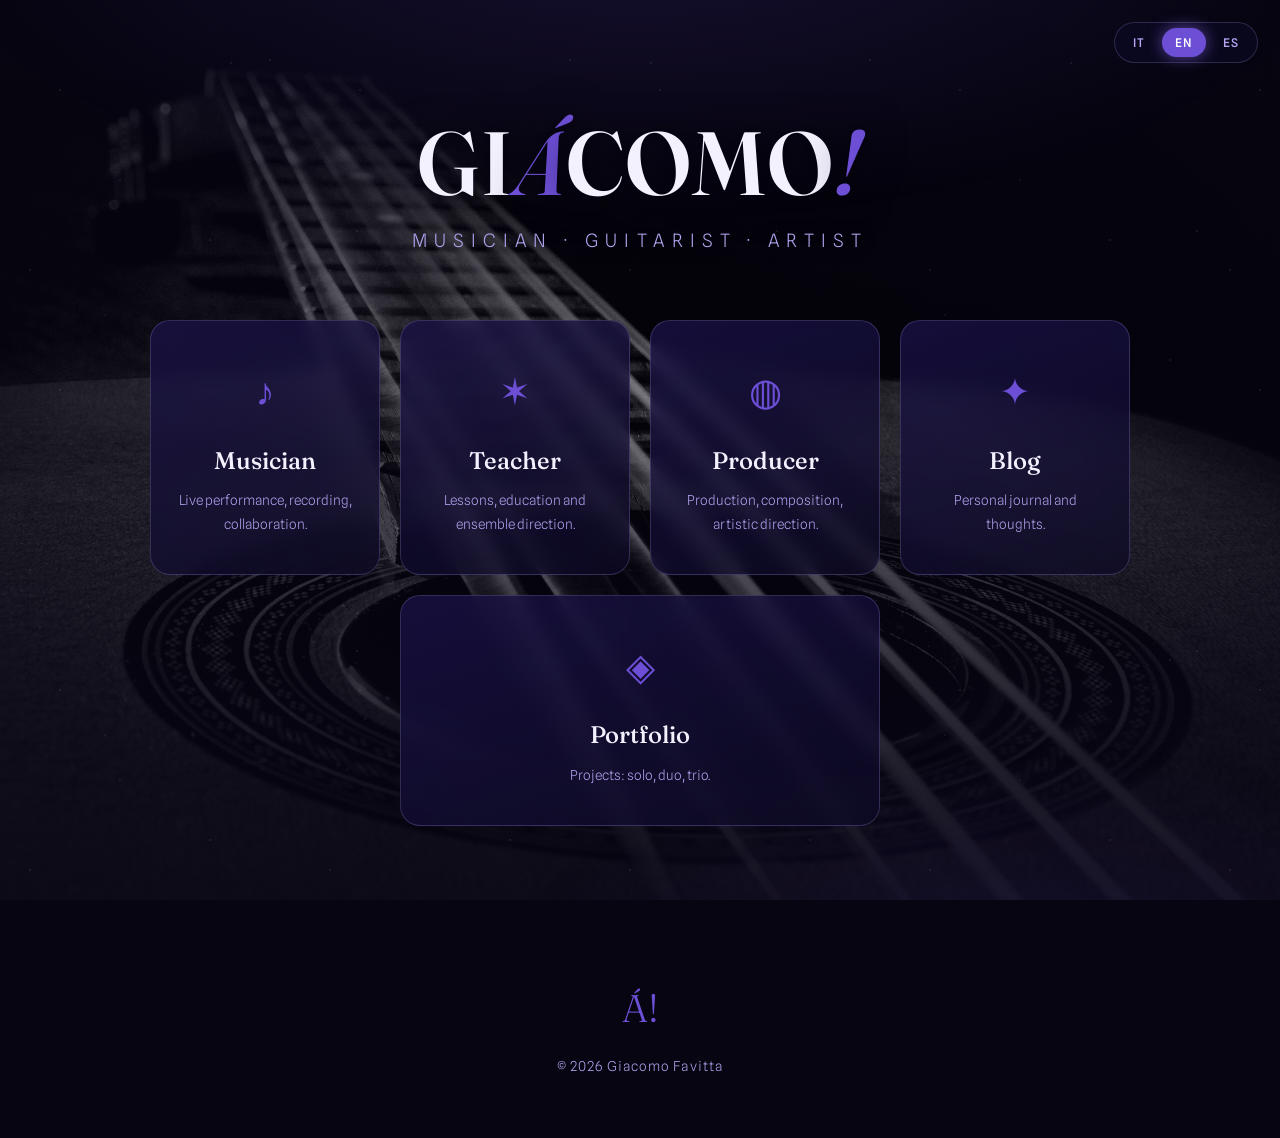
<file: index.html>
<!DOCTYPE html>
<html lang="it">
<head>
<meta charset="UTF-8">
<meta name="viewport" content="width=device-width, initial-scale=1.0">
<title>Giacomo Favitta</title>
<link rel="preconnect" href="https://fonts.googleapis.com">
<link rel="preconnect" href="https://fonts.gstatic.com" crossorigin>
<link href="https://fonts.googleapis.com/css2?family=Fraunces:ital,opsz,wght@0,9..144,300..700;1,9..144,400&family=Spline+Sans:wght@300;400;500;600&display=swap" rel="stylesheet">
<link rel="stylesheet" href="style.css">
</head>
<body class="has-hero">
<div class="hero-bg"></div>
<div class="stars"></div><div class="stars2"></div><div class="neb"></div>

<main class="home">
  <h1 class="logotype">GI<span class="accent">Á</span>COMO<span class="accent">!</span></h1>
  <p class="tag" data-t="home_tag">Musicista · Chitarrista · Artista</p>
  <div class="doors">
    <a class="door" href="musicista.html"><span class="ico">♪</span><h2 data-t="door_mus">Musicista</h2><p data-t="door_mus_d"></p></a>
    <a class="door" href="insegnante.html"><span class="ico">✶</span><h2 data-t="door_tea">Insegnante</h2><p data-t="door_tea_d"></p></a>
    <a class="door" href="producer.html"><span class="ico">◍</span><h2 data-t="door_pro">Producer</h2><p data-t="door_pro_d"></p></a>
    <a class="door" href="blog.html"><span class="ico">✦</span><h2 data-t="door_blog">Blog</h2><p data-t="door_blog_d"></p></a>
  </div>
  <div class="doors" style="max-width:480px;margin-top:20px">
    <a class="door" href="portfolio.html" style="animation-delay:1.15s"><span class="ico">◈</span><h2 data-t="door_por">Portfolio</h2><p data-t="door_por_d"></p></a>
  </div>
</main>

<footer><div class="sig">Á!</div><p>© 2026 Giacomo Favitta</p></footer>

<script src="i18n.js"></script>
<script>initLang();</script>
</body>
</html>
</file>
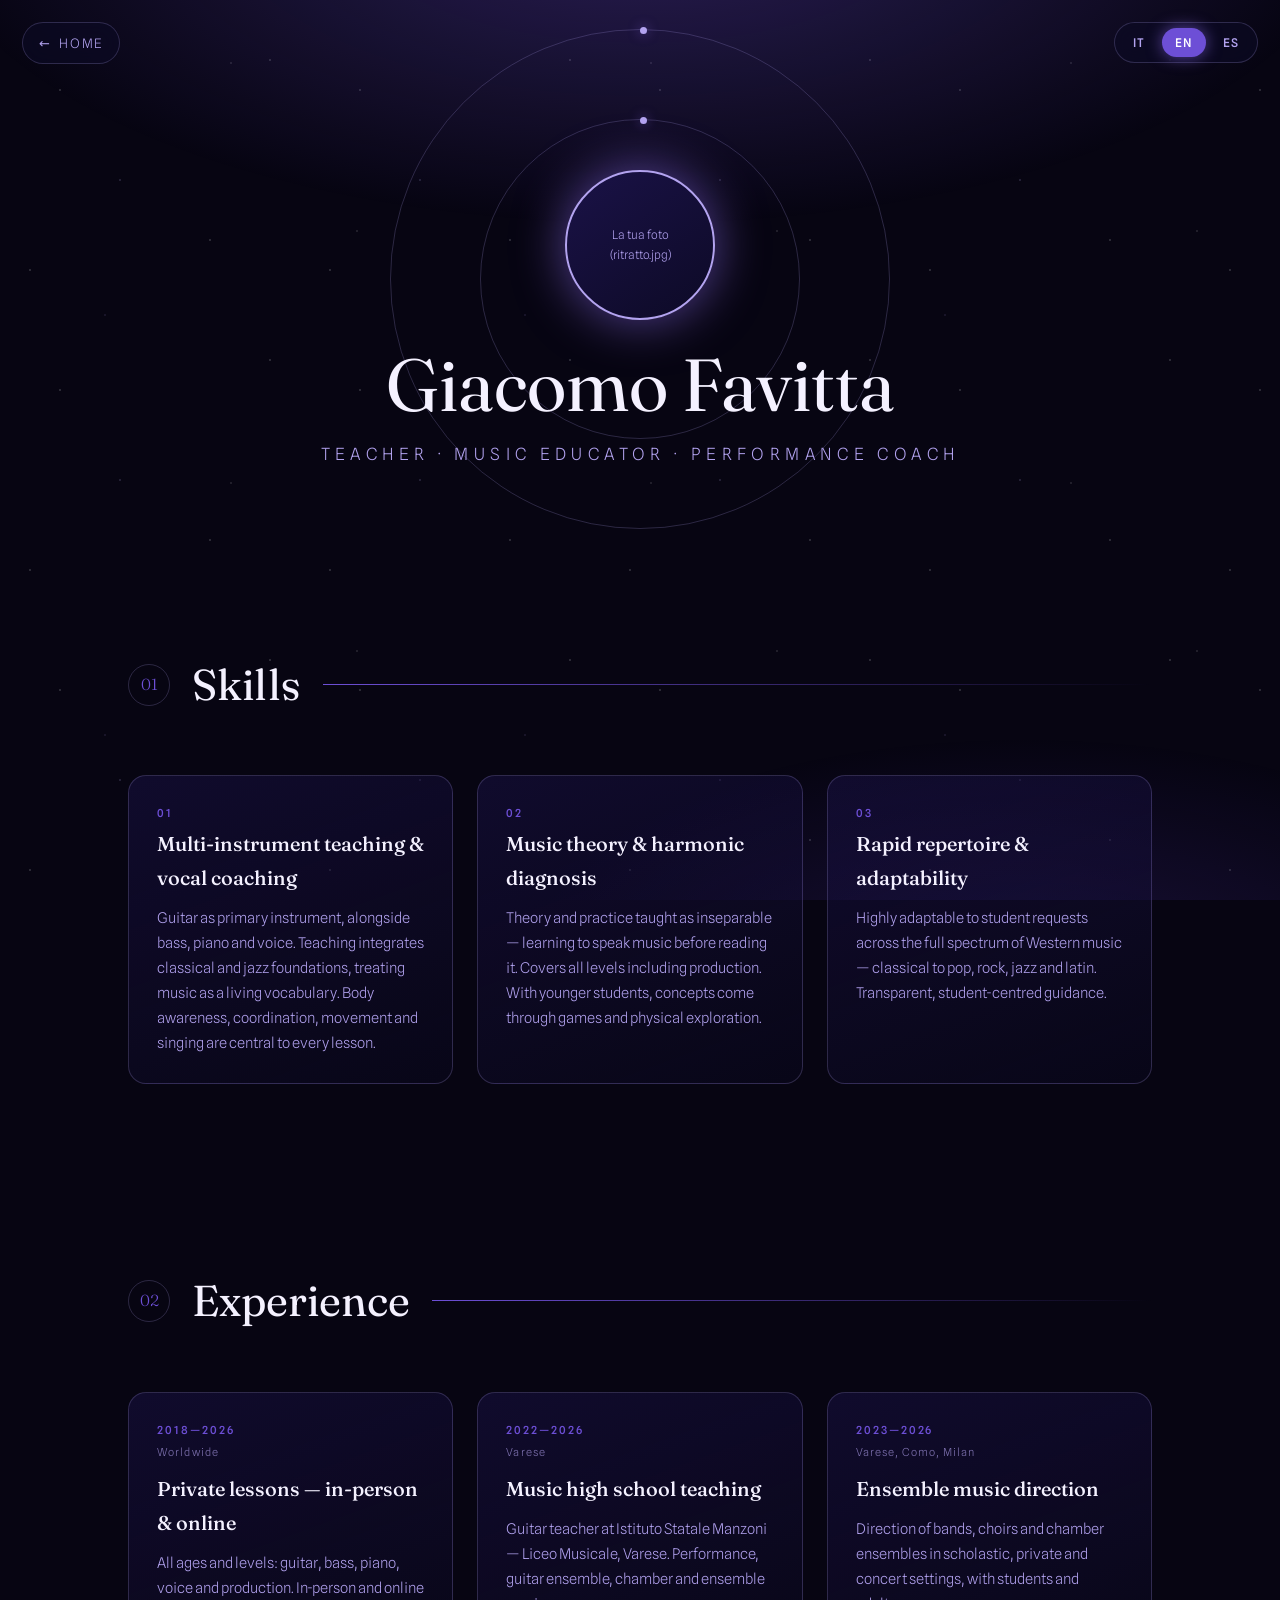
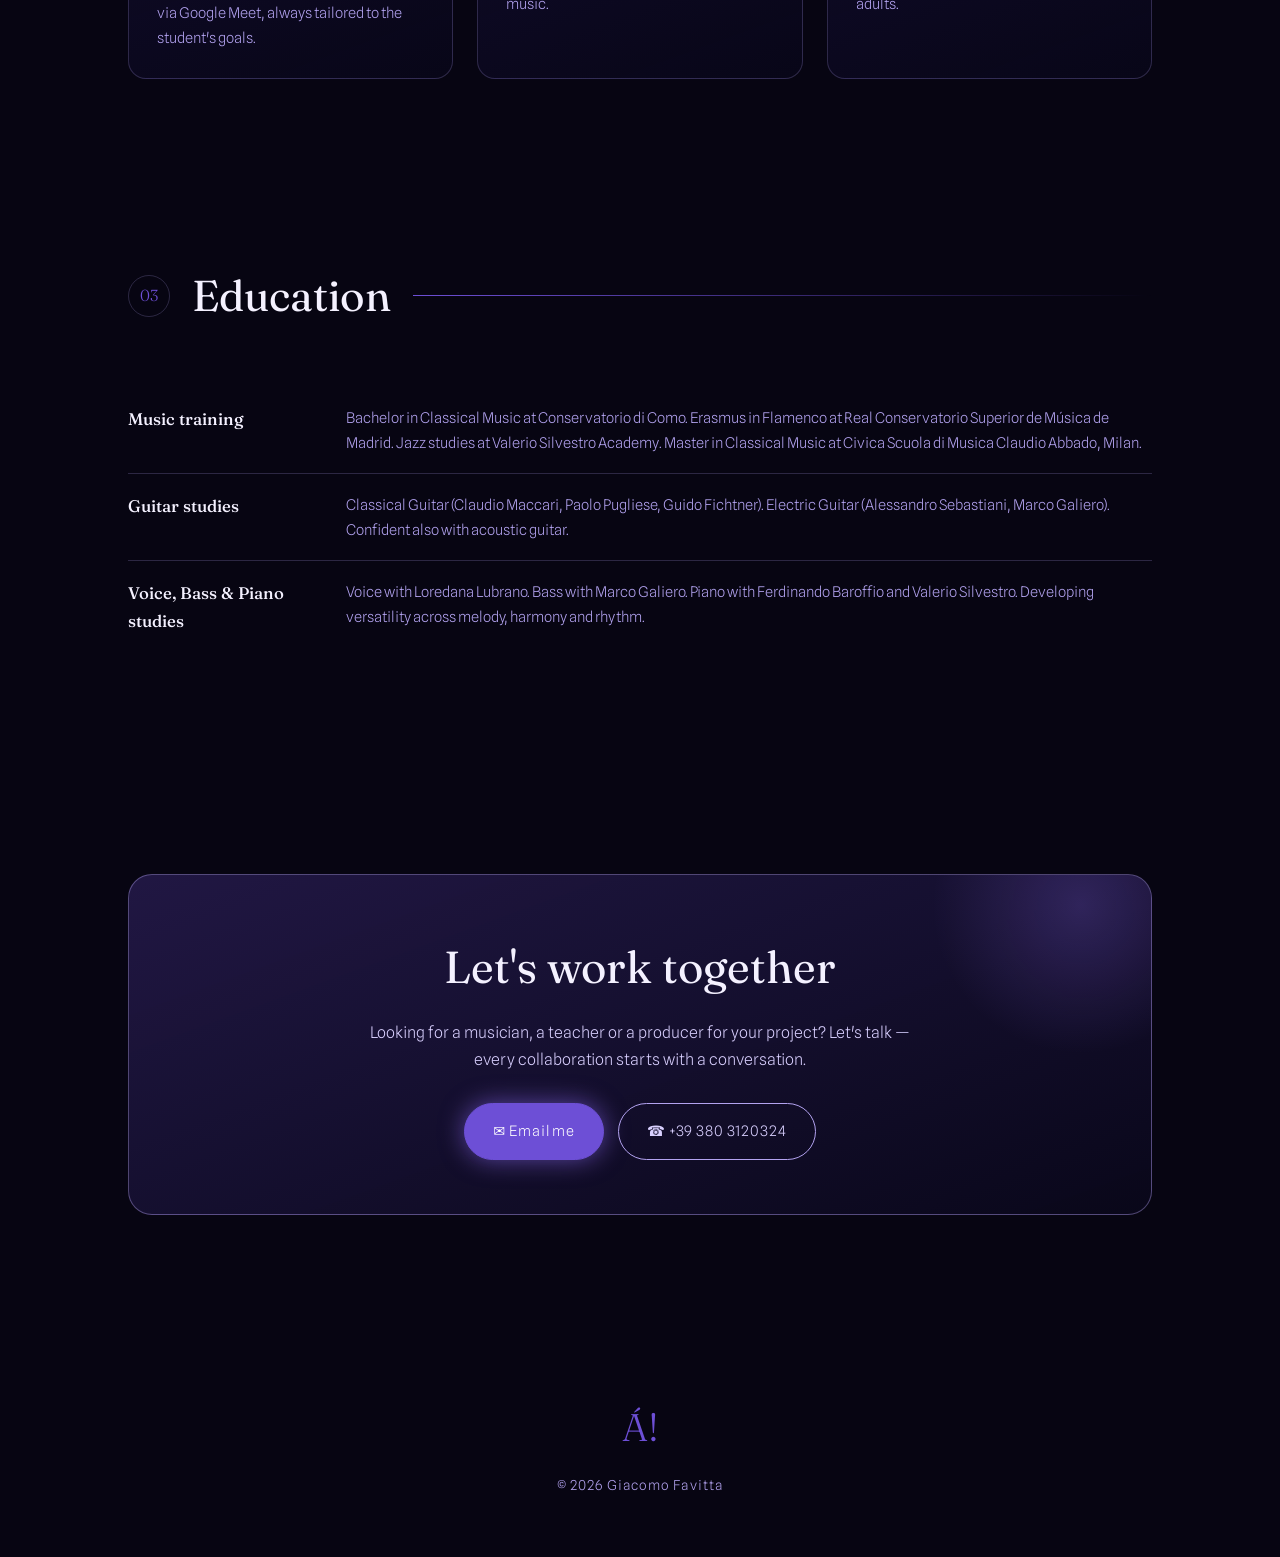
<file: insegnante.html>
<!DOCTYPE html>
<html lang="it">
<head>
<meta charset="UTF-8">
<meta name="viewport" content="width=device-width, initial-scale=1.0">
<title>Giacomo Favitta — Insegnante</title>
<link rel="preconnect" href="https://fonts.googleapis.com">
<link rel="preconnect" href="https://fonts.gstatic.com" crossorigin>
<link href="https://fonts.googleapis.com/css2?family=Fraunces:ital,opsz,wght@0,9..144,300..700;1,9..144,400&family=Spline+Sans:wght@300;400;500;600&display=swap" rel="stylesheet">
<link rel="stylesheet" href="style.css">
</head>
<body data-profile="insegnante">
<div class="stars"></div><div class="stars2"></div><div class="neb"></div>
<div class="topnav"><a href="index.html">← <span data-t="nav_home">Home</span></a></div>

<header class="phead">
  <div class="orbit o1"></div><div class="orbit o2"></div>
  <!-- FOTO: metti ritratto.jpg nella stessa cartella e sostituisci il div con:
       <img class="portrait" src="ritratto.jpg" alt="Giacomo Favitta"> -->
  <div class="portrait">La tua foto<br>(ritratto.jpg)</div>
  <h1>Giacomo Favitta</h1>
  <p class="role" id="role"></p>
</header>

<main class="wrap">
  <section class="block reveal"><div class="shead"><span class="num">01</span><h2 data-t="s_skills">Competenze</h2><span class="ln"></span></div><div id="skills" class="grid"></div></section>
  <section class="block reveal"><div class="shead"><span class="num">02</span><h2 data-t="s_exp">Esperienza</h2><span class="ln"></span></div><div id="exp" class="grid"></div></section>
  <section class="block reveal"><div class="shead"><span class="num">03</span><h2 data-t="s_edu">Formazione</h2><span class="ln"></span></div><div id="edu"></div></section>
  <section class="block reveal"><div class="cta"><h2 data-t="cta_h"></h2><p data-t="cta_p"></p><div class="btns"><a class="btn primary" id="mailbtn"></a><a class="btn ghost" id="callbtn"></a></div></div></section>
</main>

<footer><div class="sig">Á!</div><p>© 2026 Giacomo Favitta</p></footer>

<script src="i18n.js"></script>
<script>
const KEY=document.body.dataset.profile;
function render(l){
  const P=PROFILES[KEY];
  document.getElementById('role').textContent=P.role[l];
  document.getElementById('skills').innerHTML=P.skills[l].map((s,i)=>
    `<div class="card"><div class="yr">0${i+1}</div><h3>${s[0]}</h3><p>${s[1]}</p></div>`).join('');
  document.getElementById('exp').innerHTML=P.exp[l].map(e=>
    `<div class="card"><div class="yr">${e[0]}</div><div class="loc">${e[1]}</div><h3>${e[2]}</h3><p>${e[3]}</p></div>`).join('');
  const ed=I18N[l].edu;
  document.getElementById('edu').innerHTML=[ed.music,ed.guitar,ed.vbp].map(x=>
    `<div class="eduline"><div class="ekey">${x.k}</div><p>${x.v}</p></div>`).join('');
  document.getElementById('mailbtn').textContent='✉ '+I18N[l].cta_mail;
  document.getElementById('mailbtn').href='mailto:'+CONTACT.email;
  document.getElementById('callbtn').textContent='☎ '+CONTACT.phone;
  document.getElementById('callbtn').href='tel:'+CONTACT.phoneHref;
}
initLang(render);
revealInit();
</script>
</body>
</html>
</file>
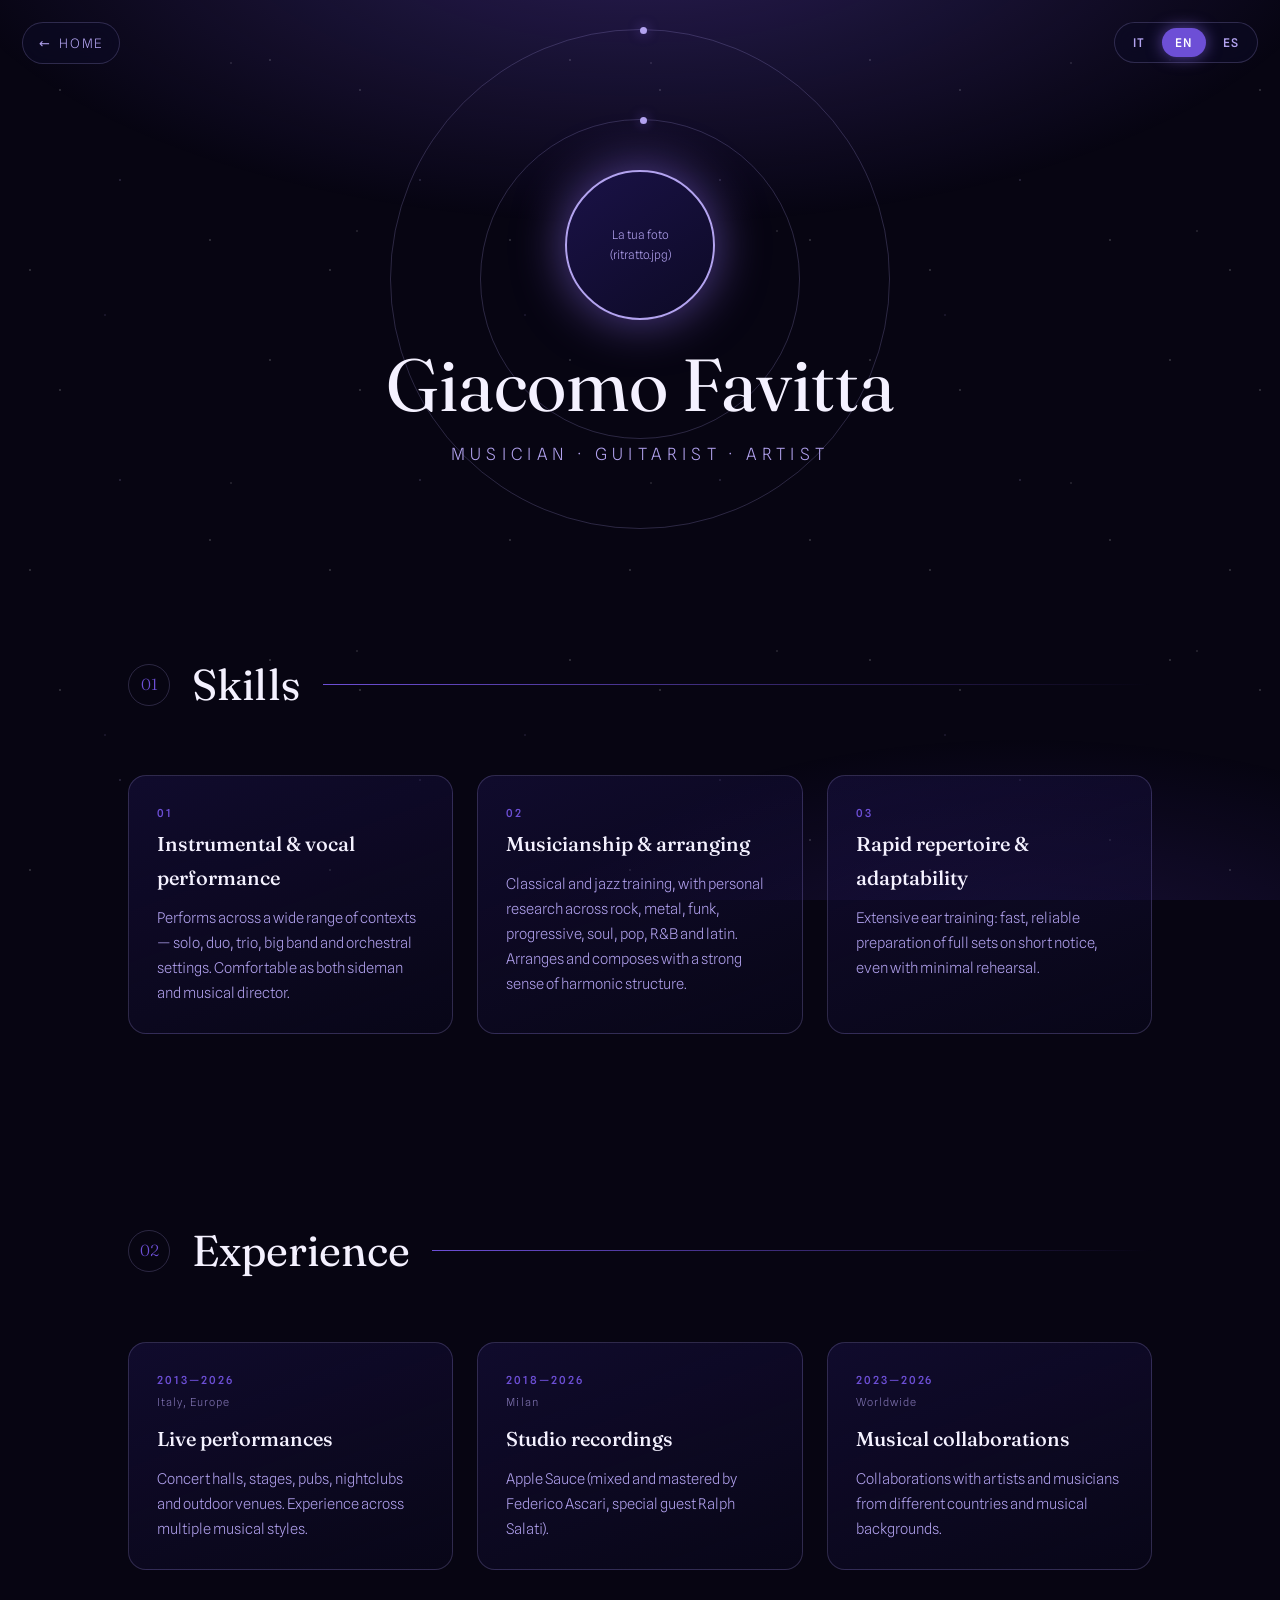
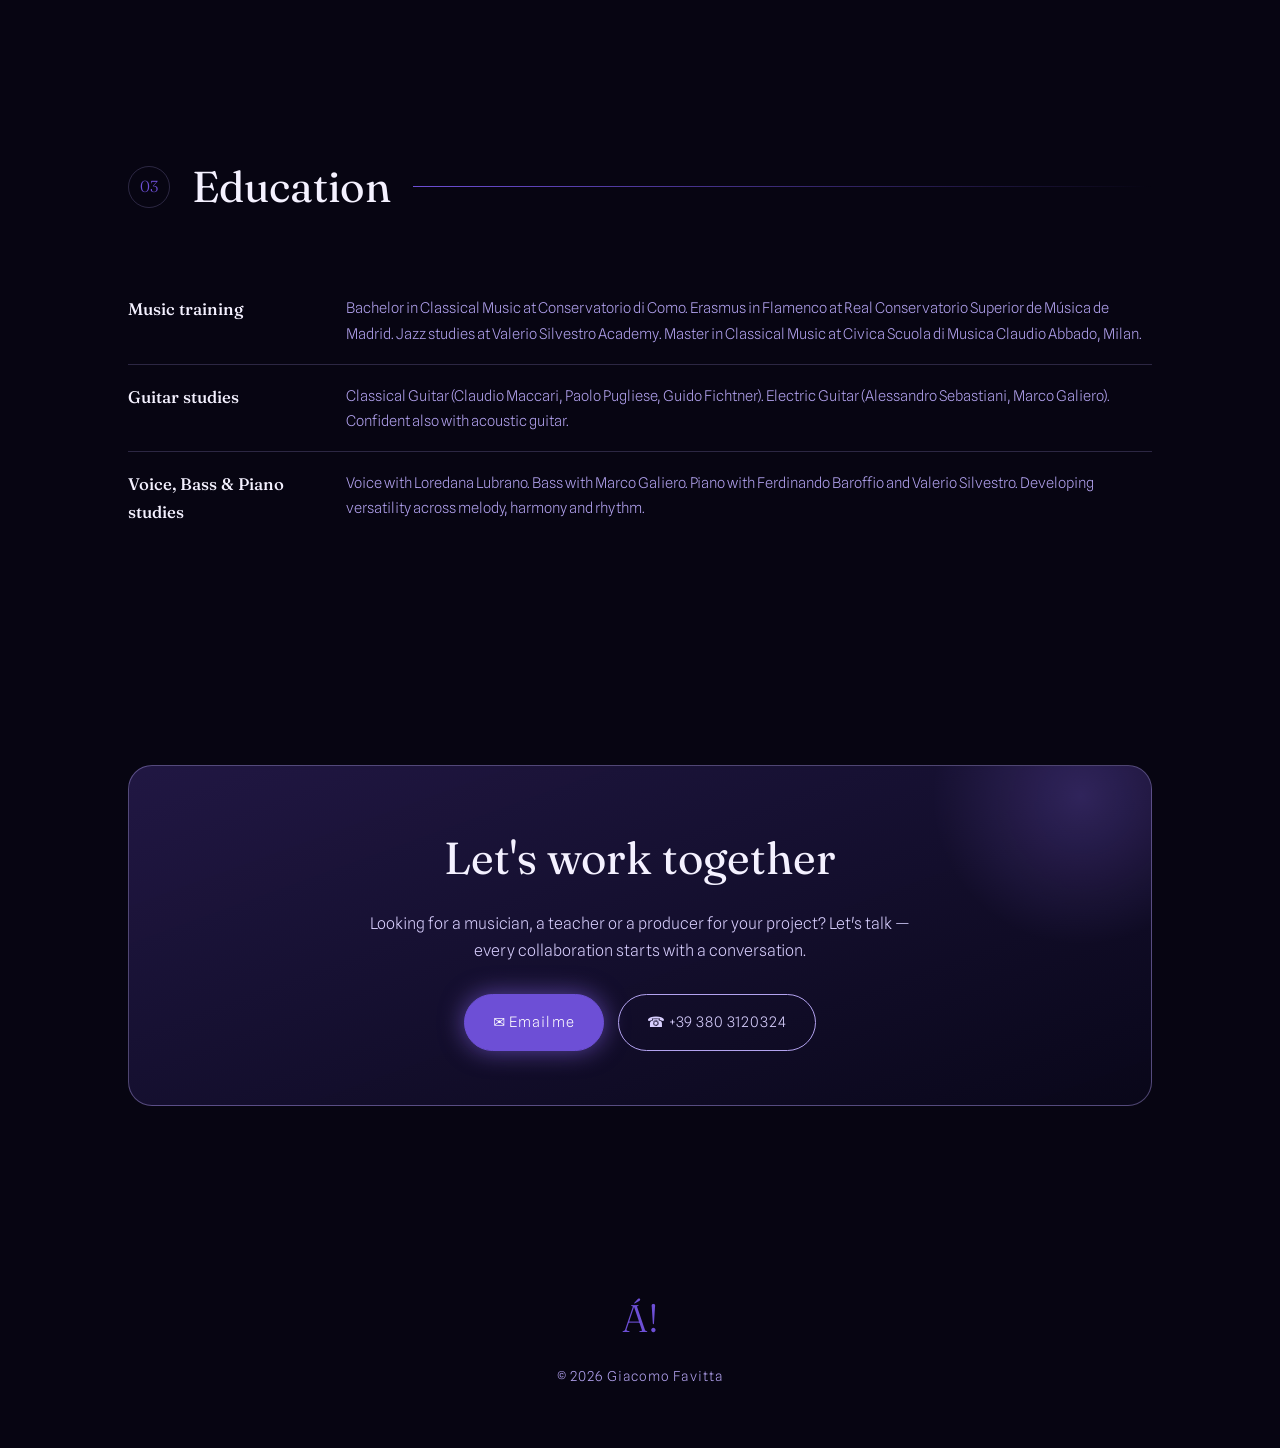
<file: musicista.html>
<!DOCTYPE html>
<html lang="it">
<head>
<meta charset="UTF-8">
<meta name="viewport" content="width=device-width, initial-scale=1.0">
<title>Giacomo Favitta — Musicista</title>
<link rel="preconnect" href="https://fonts.googleapis.com">
<link rel="preconnect" href="https://fonts.gstatic.com" crossorigin>
<link href="https://fonts.googleapis.com/css2?family=Fraunces:ital,opsz,wght@0,9..144,300..700;1,9..144,400&family=Spline+Sans:wght@300;400;500;600&display=swap" rel="stylesheet">
<link rel="stylesheet" href="style.css">
</head>
<body data-profile="musicista">
<div class="stars"></div><div class="stars2"></div><div class="neb"></div>
<div class="topnav"><a href="index.html">← <span data-t="nav_home">Home</span></a></div>

<header class="phead">
  <div class="orbit o1"></div><div class="orbit o2"></div>
  <!-- FOTO: metti ritratto.jpg nella stessa cartella e sostituisci il div con:
       <img class="portrait" src="ritratto.jpg" alt="Giacomo Favitta"> -->
  <div class="portrait">La tua foto<br>(ritratto.jpg)</div>
  <h1>Giacomo Favitta</h1>
  <p class="role" id="role"></p>
</header>

<main class="wrap">
  <section class="block reveal"><div class="shead"><span class="num">01</span><h2 data-t="s_skills">Competenze</h2><span class="ln"></span></div><div id="skills" class="grid"></div></section>
  <section class="block reveal"><div class="shead"><span class="num">02</span><h2 data-t="s_exp">Esperienza</h2><span class="ln"></span></div><div id="exp" class="grid"></div></section>
  <section class="block reveal"><div class="shead"><span class="num">03</span><h2 data-t="s_edu">Formazione</h2><span class="ln"></span></div><div id="edu"></div></section>
  <section class="block reveal"><div class="cta"><h2 data-t="cta_h"></h2><p data-t="cta_p"></p><div class="btns"><a class="btn primary" id="mailbtn"></a><a class="btn ghost" id="callbtn"></a></div></div></section>
</main>

<footer><div class="sig">Á!</div><p>© 2026 Giacomo Favitta</p></footer>

<script src="i18n.js"></script>
<script>
const KEY=document.body.dataset.profile;
function render(l){
  const P=PROFILES[KEY];
  document.getElementById('role').textContent=P.role[l];
  document.getElementById('skills').innerHTML=P.skills[l].map((s,i)=>
    `<div class="card"><div class="yr">0${i+1}</div><h3>${s[0]}</h3><p>${s[1]}</p></div>`).join('');
  document.getElementById('exp').innerHTML=P.exp[l].map(e=>
    `<div class="card"><div class="yr">${e[0]}</div><div class="loc">${e[1]}</div><h3>${e[2]}</h3><p>${e[3]}</p></div>`).join('');
  const ed=I18N[l].edu;
  document.getElementById('edu').innerHTML=[ed.music,ed.guitar,ed.vbp].map(x=>
    `<div class="eduline"><div class="ekey">${x.k}</div><p>${x.v}</p></div>`).join('');
  document.getElementById('mailbtn').textContent='✉ '+I18N[l].cta_mail;
  document.getElementById('mailbtn').href='mailto:'+CONTACT.email;
  document.getElementById('callbtn').textContent='☎ '+CONTACT.phone;
  document.getElementById('callbtn').href='tel:'+CONTACT.phoneHref;
}
initLang(render);
revealInit();
</script>
</body>
</html>
</file>
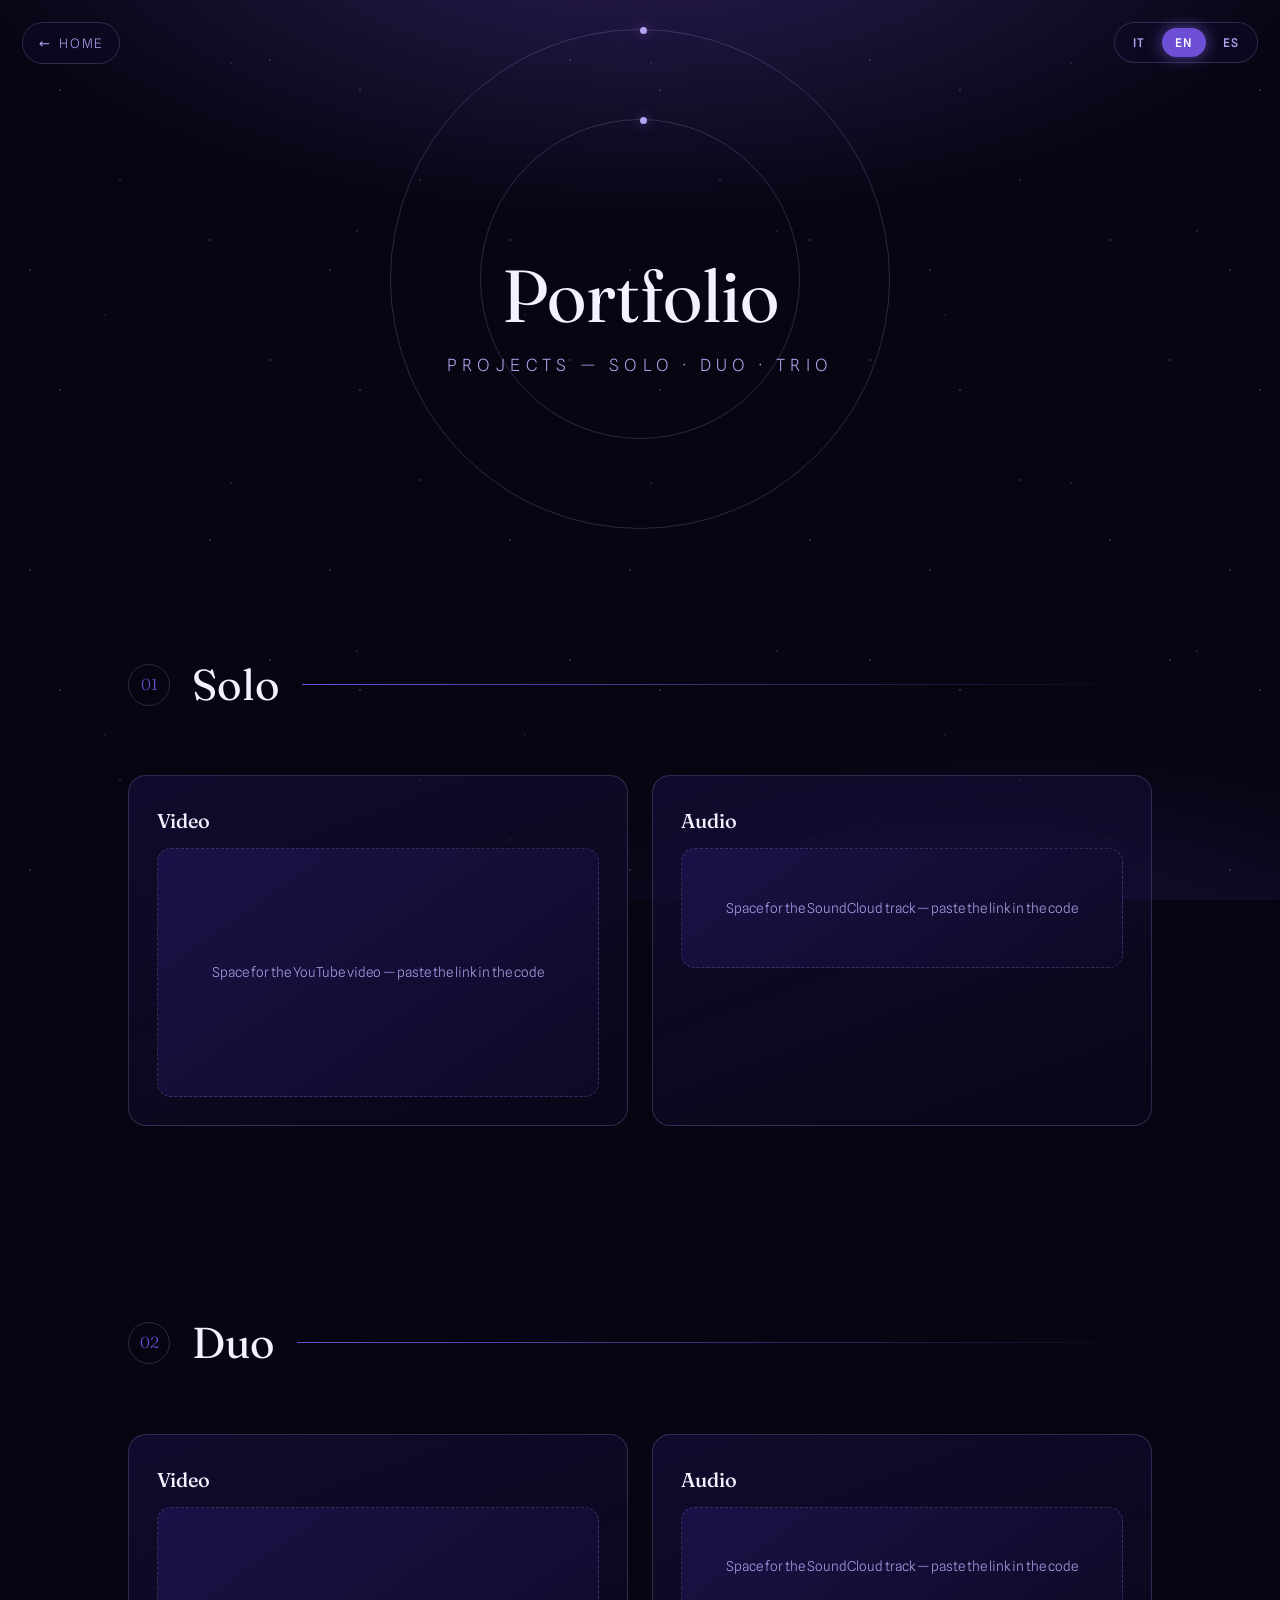
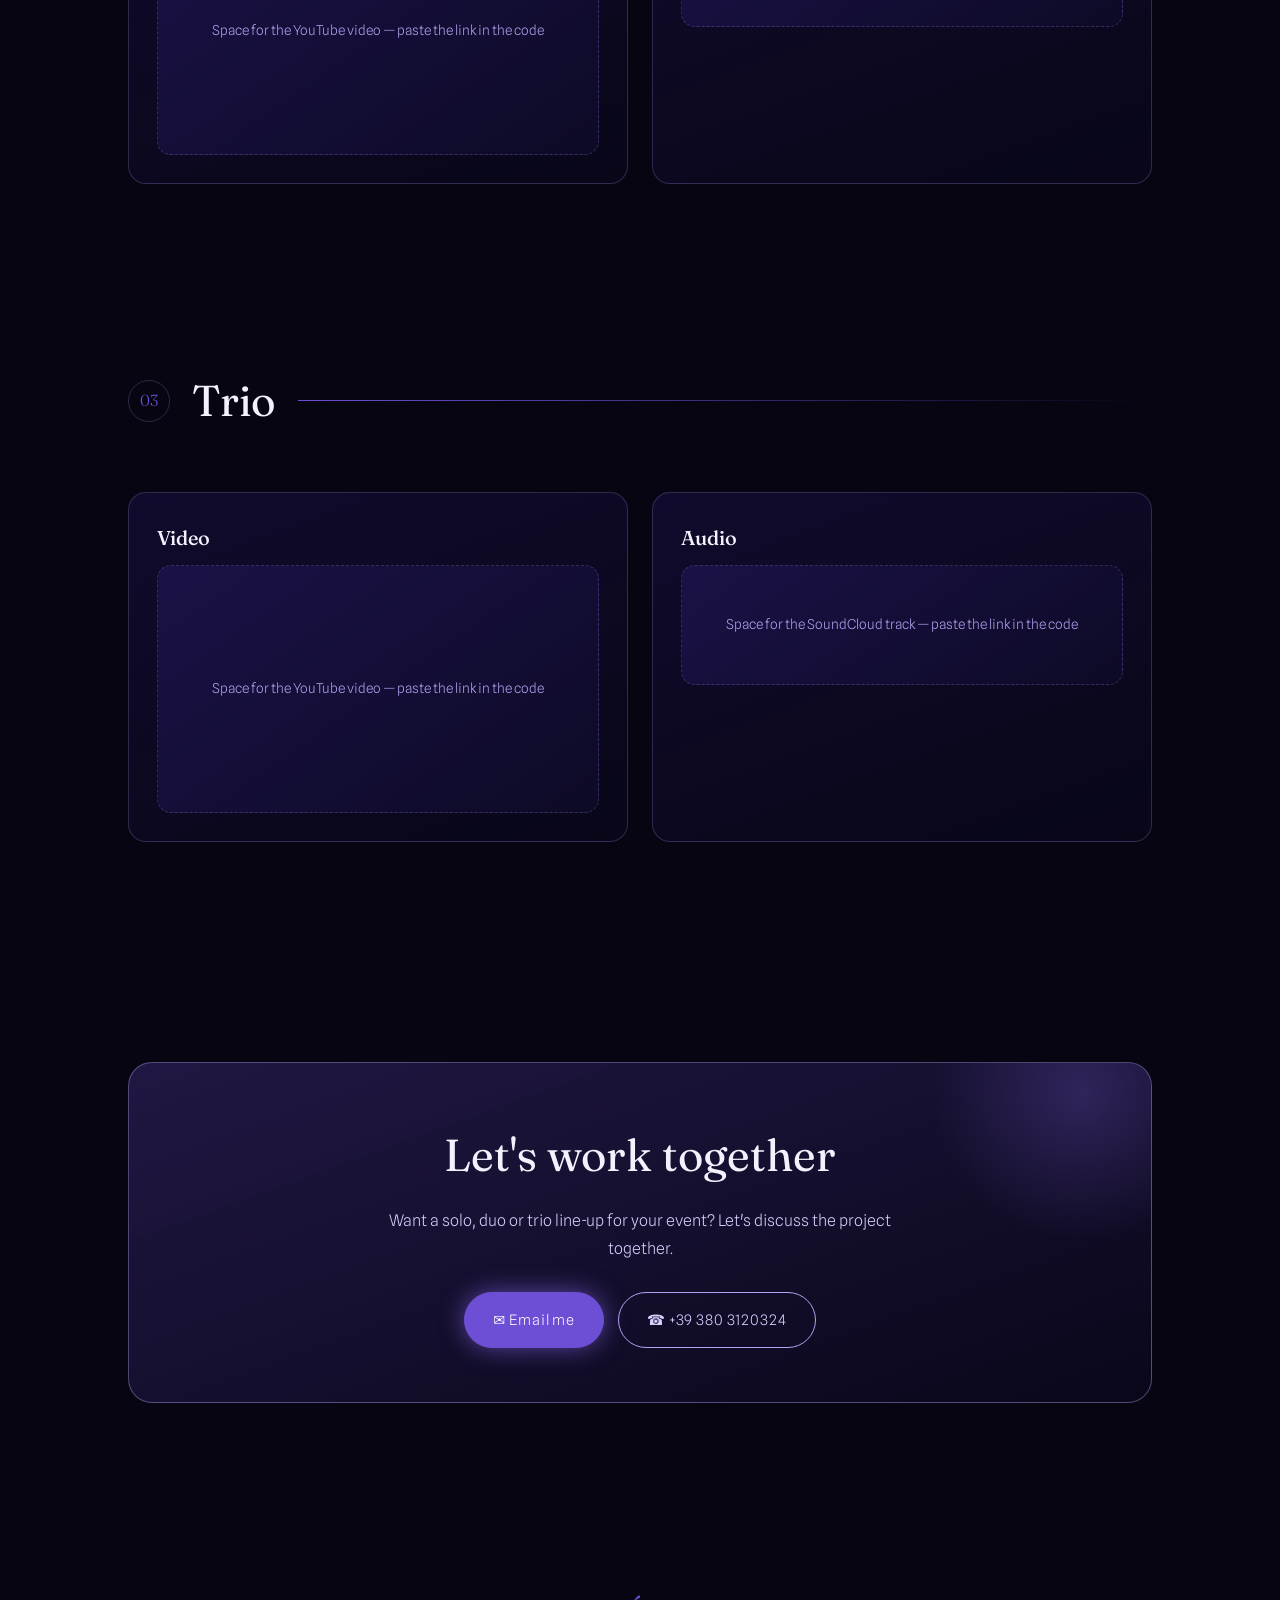
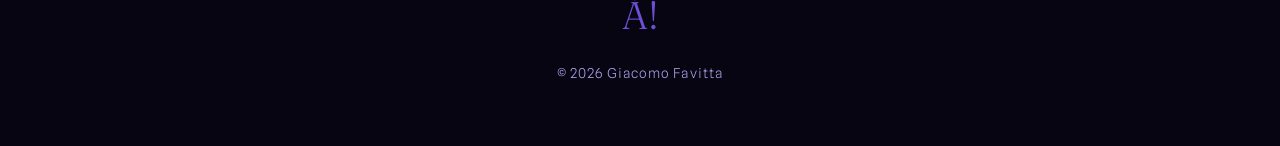
<file: portfolio.html>
<!DOCTYPE html>
<html lang="it">
<head>
<meta charset="UTF-8">
<meta name="viewport" content="width=device-width, initial-scale=1.0">
<title>Giacomo Favitta — Portfolio</title>
<link rel="preconnect" href="https://fonts.googleapis.com">
<link rel="preconnect" href="https://fonts.gstatic.com" crossorigin>
<link href="https://fonts.googleapis.com/css2?family=Fraunces:ital,opsz,wght@0,9..144,300..700;1,9..144,400&family=Spline+Sans:wght@300;400;500;600&display=swap" rel="stylesheet">
<link rel="stylesheet" href="style.css">
</head>
<body>
<div class="stars"></div><div class="stars2"></div><div class="neb"></div>
<div class="topnav"><a href="index.html">← <span data-t="nav_home">Home</span></a></div>

<header class="phead">
  <div class="orbit o1"></div><div class="orbit o2"></div>
  <h1 data-t="door_por">Portfolio</h1>
  <p class="role" id="sub"></p>
</header>

<main class="wrap">
  <section class="block reveal"><div class="shead"><span class="num">01</span><h2 id="t_solo"></h2><span class="ln"></span></div>
    <div class="grid">
      <div class="card"><h3 id="solo_v"></h3>
        <!-- VIDEO YOUTUBE: sostituisci VIDEO_ID con il codice del tuo video YouTube.
             Es: per youtu.be/abc123 metti abc123. Poi togli "media-ph" e usa l'iframe sotto. -->
        <div class="media-ph" id="solo_vph"></div>
        <!-- <iframe class="media" src="https://www.youtube.com/embed/VIDEO_ID" allowfullscreen></iframe> -->
      </div>
      <div class="card"><h3 id="solo_a"></h3>
        <!-- SOUNDCLOUD: vai sul brano → Share → Embed → copia il link dentro url=...
             poi togli "media-ph sc-ph" e usa l'iframe sotto. -->
        <div class="media-ph sc-ph" id="solo_aph"></div>
        <!-- <iframe class="media sc-ph" scrolling="no" allow="autoplay" src="https://w.soundcloud.com/player/?url=SOUNDCLOUD_TRACK_URL&color=%236d4fd6"></iframe> -->
      </div>
    </div>
  </section>

  <section class="block reveal"><div class="shead"><span class="num">02</span><h2 id="t_duo"></h2><span class="ln"></span></div>
    <div class="grid">
      <div class="card"><h3 id="duo_v"></h3><div class="media-ph" id="duo_vph"></div></div>
      <div class="card"><h3 id="duo_a"></h3><div class="media-ph sc-ph" id="duo_aph"></div></div>
    </div>
  </section>

  <section class="block reveal"><div class="shead"><span class="num">03</span><h2 id="t_trio"></h2><span class="ln"></span></div>
    <div class="grid">
      <div class="card"><h3 id="trio_v"></h3><div class="media-ph" id="trio_vph"></div></div>
      <div class="card"><h3 id="trio_a"></h3><div class="media-ph sc-ph" id="trio_aph"></div></div>
    </div>
  </section>

  <section class="block reveal"><div class="cta"><h2 data-t="cta_h"></h2><p id="por_cta"></p><div class="btns"><a class="btn primary" id="mailbtn"></a><a class="btn ghost" id="callbtn"></a></div></div></section>
</main>

<footer><div class="sig">Á!</div><p>© 2026 Giacomo Favitta</p></footer>

<script src="i18n.js"></script>
<script>
const PORT={
  it:{sub:"Progetti — Solista · Duo · Trio",solo:"Solista",duo:"Duo",trio:"Trio",video:"Video",audio:"Audio",ph_v:"Spazio per il video YouTube — incolla il link nel codice",ph_a:"Spazio per il brano SoundCloud — incolla il link nel codice",cta:"Vuoi una formazione solista, in duo o in trio per il tuo evento? Discutiamo il progetto insieme."},
  en:{sub:"Projects — Solo · Duo · Trio",solo:"Solo",duo:"Duo",trio:"Trio",video:"Video",audio:"Audio",ph_v:"Space for the YouTube video — paste the link in the code",ph_a:"Space for the SoundCloud track — paste the link in the code",cta:"Want a solo, duo or trio line-up for your event? Let's discuss the project together."},
  es:{sub:"Proyectos — Solista · Dúo · Trío",solo:"Solista",duo:"Dúo",trio:"Trío",video:"Vídeo",audio:"Audio",ph_v:"Espacio para el vídeo de YouTube — pega el enlace en el código",ph_a:"Espacio para el tema de SoundCloud — pega el enlace en el código",cta:"¿Quieres una formación solista, dúo o trío para tu evento? Hablemos del proyecto juntos."}
};
function render(l){
  const t=PORT[l];
  document.getElementById('sub').textContent=t.sub;
  document.getElementById('t_solo').textContent=t.solo;
  document.getElementById('t_duo').textContent=t.duo;
  document.getElementById('t_trio').textContent=t.trio;
  ['solo','duo','trio'].forEach(s=>{
    document.getElementById(s+'_v').textContent=t.video;
    document.getElementById(s+'_a').textContent=t.audio;
    document.getElementById(s+'_vph').textContent=t.ph_v;
    document.getElementById(s+'_aph').textContent=t.ph_a;
  });
  document.getElementById('por_cta').textContent=t.cta;
  document.getElementById('mailbtn').textContent='✉ '+I18N[l].cta_mail;
  document.getElementById('mailbtn').href='mailto:'+CONTACT.email;
  document.getElementById('callbtn').textContent='☎ '+CONTACT.phone;
  document.getElementById('callbtn').href='tel:'+CONTACT.phoneHref;
}
initLang(render);
revealInit();
</script>
</body>
</html>
</file>
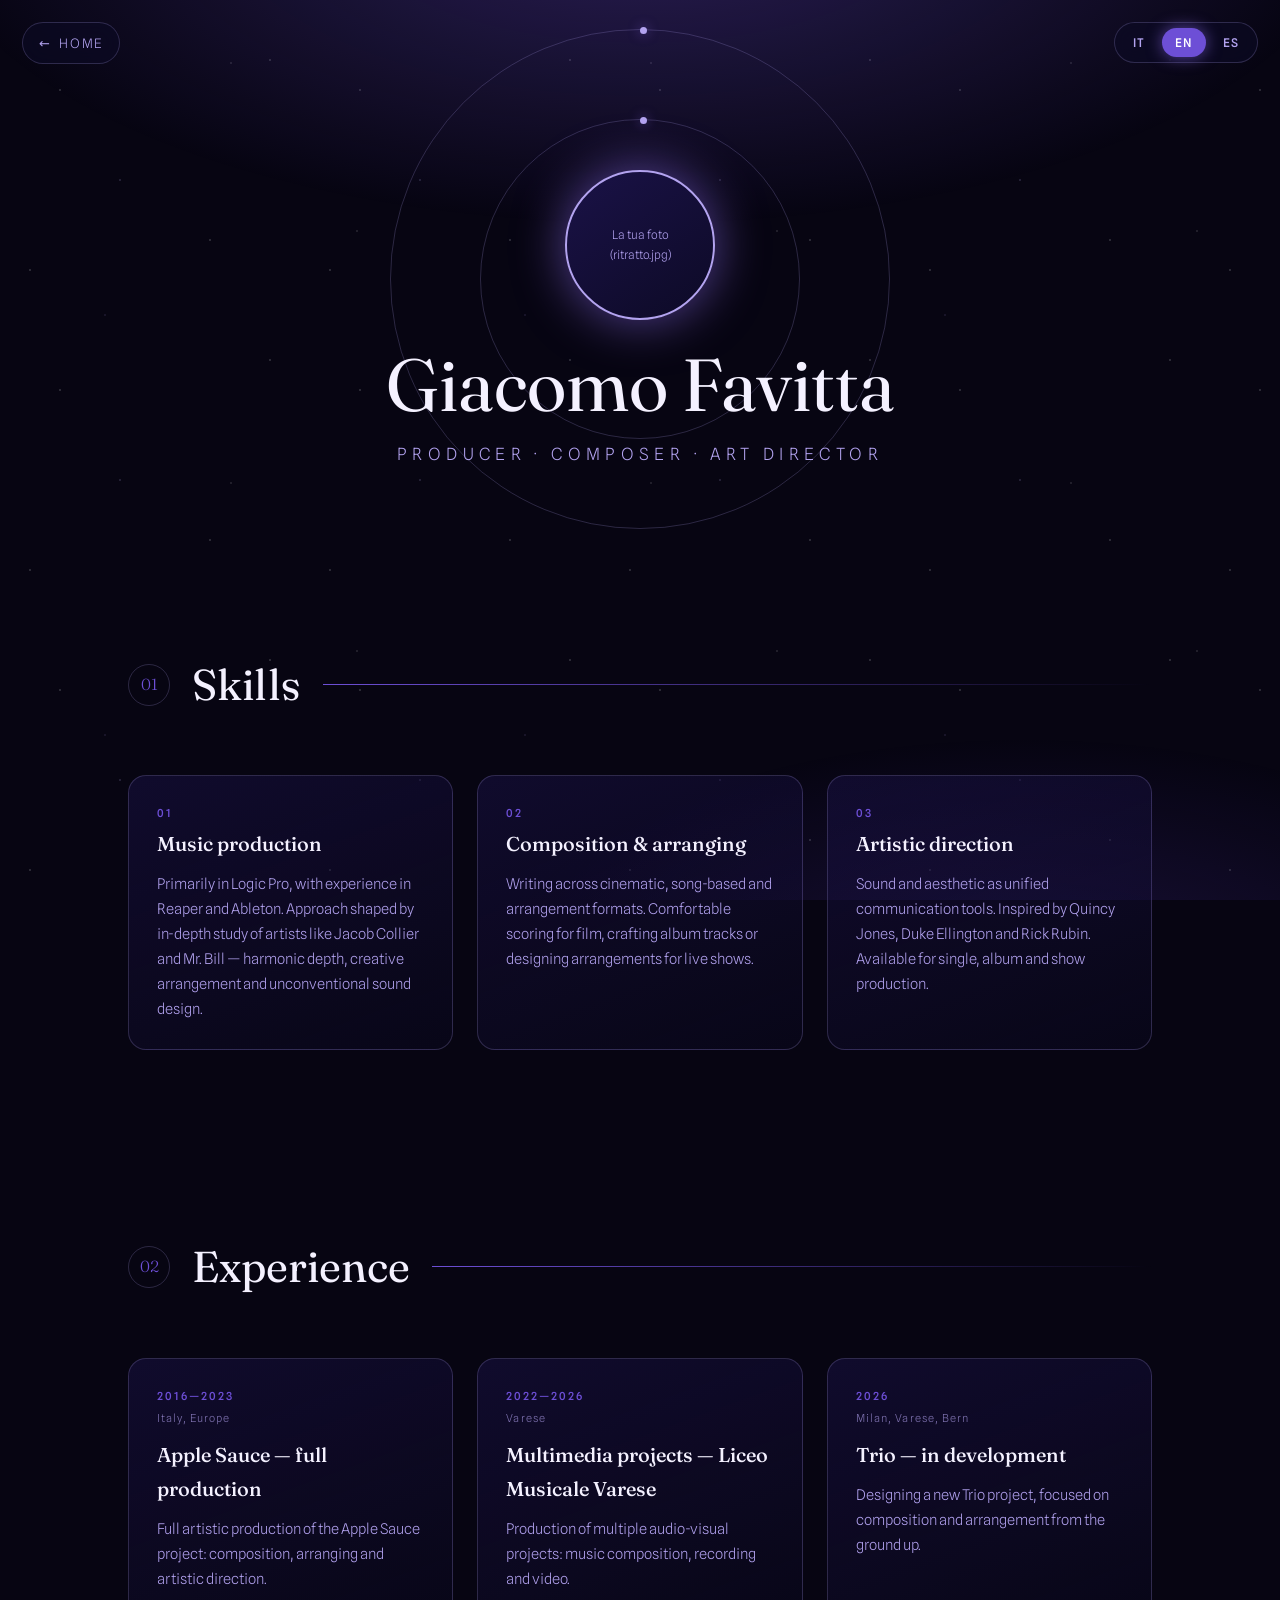
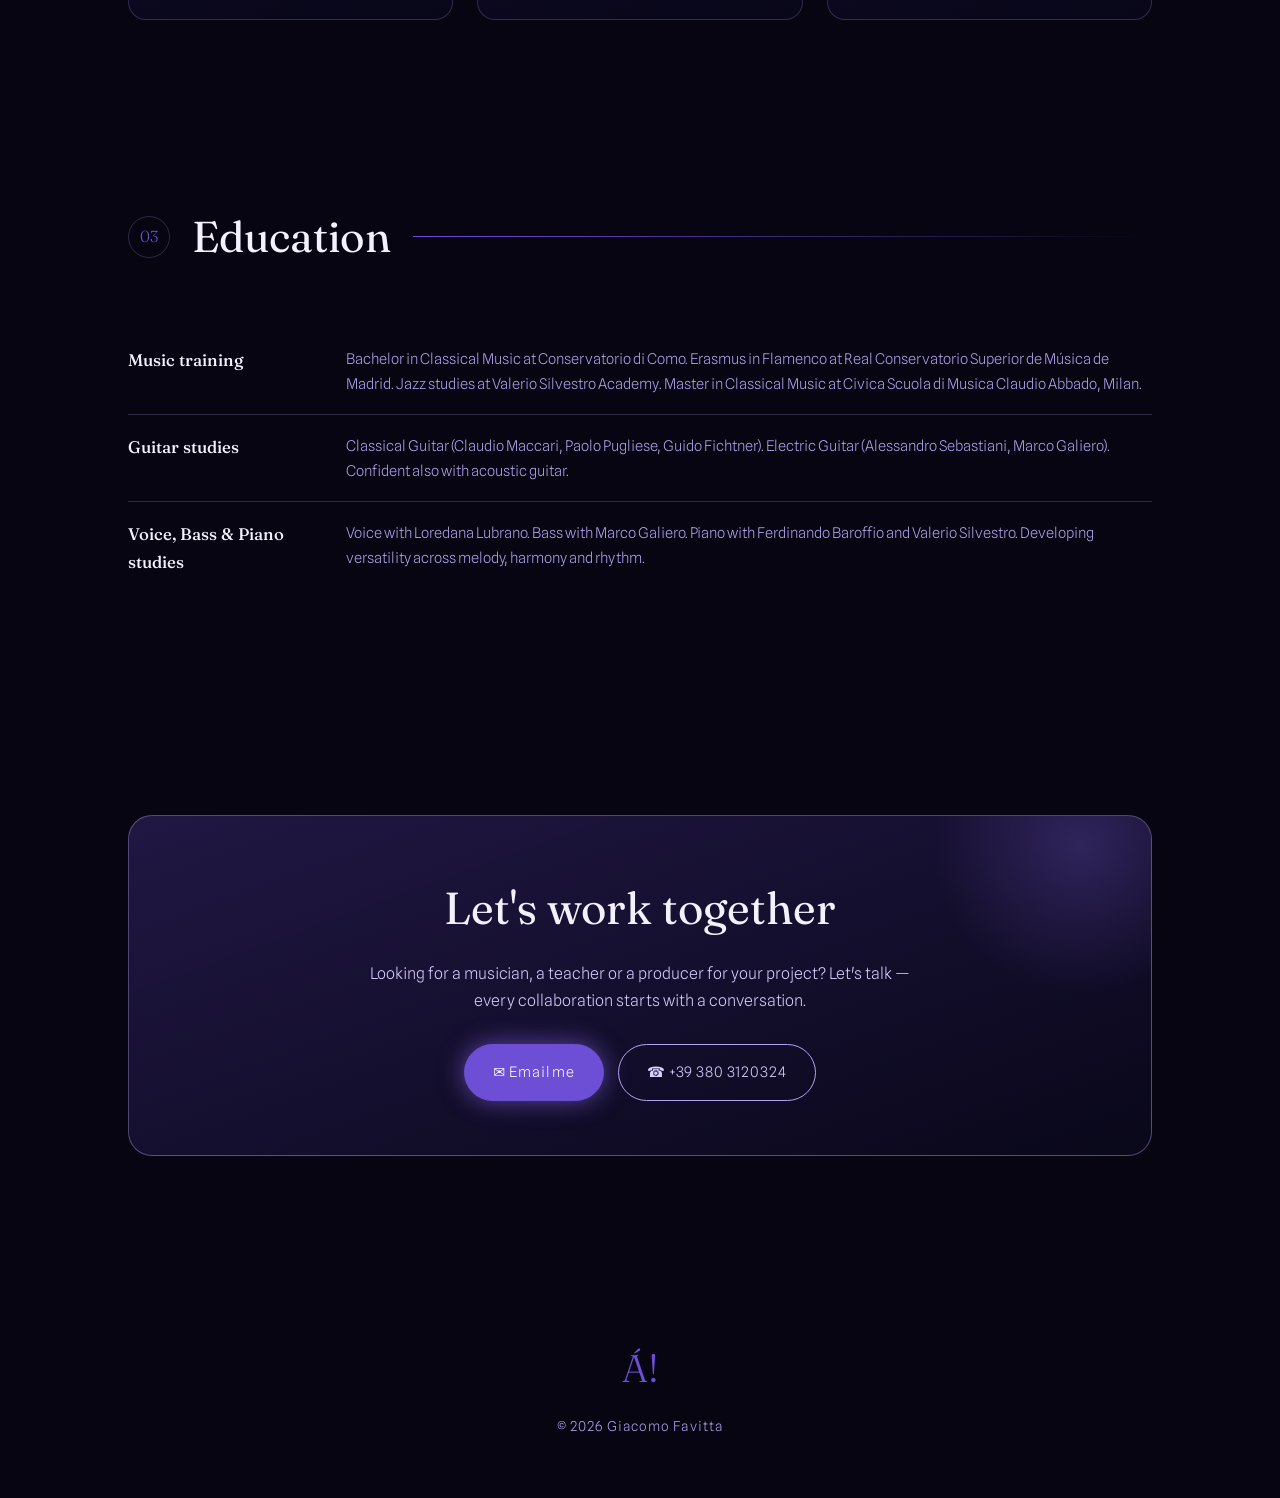
<file: producer.html>
<!DOCTYPE html>
<html lang="it">
<head>
<meta charset="UTF-8">
<meta name="viewport" content="width=device-width, initial-scale=1.0">
<title>Giacomo Favitta — Producer</title>
<link rel="preconnect" href="https://fonts.googleapis.com">
<link rel="preconnect" href="https://fonts.gstatic.com" crossorigin>
<link href="https://fonts.googleapis.com/css2?family=Fraunces:ital,opsz,wght@0,9..144,300..700;1,9..144,400&family=Spline+Sans:wght@300;400;500;600&display=swap" rel="stylesheet">
<link rel="stylesheet" href="style.css">
</head>
<body data-profile="producer">
<div class="stars"></div><div class="stars2"></div><div class="neb"></div>
<div class="topnav"><a href="index.html">← <span data-t="nav_home">Home</span></a></div>

<header class="phead">
  <div class="orbit o1"></div><div class="orbit o2"></div>
  <!-- FOTO: metti ritratto.jpg nella stessa cartella e sostituisci il div con:
       <img class="portrait" src="ritratto.jpg" alt="Giacomo Favitta"> -->
  <div class="portrait">La tua foto<br>(ritratto.jpg)</div>
  <h1>Giacomo Favitta</h1>
  <p class="role" id="role"></p>
</header>

<main class="wrap">
  <section class="block reveal"><div class="shead"><span class="num">01</span><h2 data-t="s_skills">Competenze</h2><span class="ln"></span></div><div id="skills" class="grid"></div></section>
  <section class="block reveal"><div class="shead"><span class="num">02</span><h2 data-t="s_exp">Esperienza</h2><span class="ln"></span></div><div id="exp" class="grid"></div></section>
  <section class="block reveal"><div class="shead"><span class="num">03</span><h2 data-t="s_edu">Formazione</h2><span class="ln"></span></div><div id="edu"></div></section>
  <section class="block reveal"><div class="cta"><h2 data-t="cta_h"></h2><p data-t="cta_p"></p><div class="btns"><a class="btn primary" id="mailbtn"></a><a class="btn ghost" id="callbtn"></a></div></div></section>
</main>

<footer><div class="sig">Á!</div><p>© 2026 Giacomo Favitta</p></footer>

<script src="i18n.js"></script>
<script>
const KEY=document.body.dataset.profile;
function render(l){
  const P=PROFILES[KEY];
  document.getElementById('role').textContent=P.role[l];
  document.getElementById('skills').innerHTML=P.skills[l].map((s,i)=>
    `<div class="card"><div class="yr">0${i+1}</div><h3>${s[0]}</h3><p>${s[1]}</p></div>`).join('');
  document.getElementById('exp').innerHTML=P.exp[l].map(e=>
    `<div class="card"><div class="yr">${e[0]}</div><div class="loc">${e[1]}</div><h3>${e[2]}</h3><p>${e[3]}</p></div>`).join('');
  const ed=I18N[l].edu;
  document.getElementById('edu').innerHTML=[ed.music,ed.guitar,ed.vbp].map(x=>
    `<div class="eduline"><div class="ekey">${x.k}</div><p>${x.v}</p></div>`).join('');
  document.getElementById('mailbtn').textContent='✉ '+I18N[l].cta_mail;
  document.getElementById('mailbtn').href='mailto:'+CONTACT.email;
  document.getElementById('callbtn').textContent='☎ '+CONTACT.phone;
  document.getElementById('callbtn').href='tel:'+CONTACT.phoneHref;
}
initLang(render);
revealInit();
</script>
</body>
</html>
</file>
<file: style.css>
:root{
  --void:#070512;
  --deep:#0d0a26;
  --indigo:#1a1247;
  --violet:#6d4fd6;
  --lavender:#b3a3f0;
  --lilac:#d9d0ff;
  --star:#f4f1ff;
  --glow:rgba(149,114,255,.55);
  --line:rgba(179,163,240,.22);
  --display:"Fraunces",Georgia,serif;
  --body:"Spline Sans",system-ui,sans-serif;
}
*{margin:0;padding:0;box-sizing:border-box}
html{scroll-behavior:smooth}
body{background:var(--void);color:var(--lilac);font-family:var(--body);font-weight:300;line-height:1.7;overflow-x:hidden;position:relative;min-height:100vh}
a{color:inherit;text-decoration:none}
/* starfield */
.stars,.stars2,.neb{position:fixed;inset:0;z-index:0;pointer-events:none}
.stars{background-image:radial-gradient(1px 1px at 20% 30%,#fff,transparent),radial-gradient(1px 1px at 70% 80%,#fff,transparent),radial-gradient(1px 1px at 40% 60%,#cbbdff,transparent),radial-gradient(1px 1px at 90% 20%,#fff,transparent),radial-gradient(1px 1px at 10% 90%,#fff,transparent);background-repeat:repeat;background-size:300px 300px;opacity:.5;animation:drift 200s linear infinite}
.stars2{background-image:radial-gradient(1px 1px at 55% 15%,#fff,transparent),radial-gradient(1px 1px at 25% 75%,#b3a3f0,transparent),radial-gradient(1px 1px at 85% 55%,#fff,transparent);background-repeat:repeat;background-size:420px 420px;opacity:.35;animation:drift 320s linear infinite reverse}
.neb{background:radial-gradient(ellipse 80% 50% at 50% -10%,rgba(109,79,214,.35),transparent 70%),radial-gradient(ellipse 60% 40% at 80% 110%,rgba(80,50,180,.25),transparent 70%)}
@keyframes drift{from{transform:translateY(0)}to{transform:translateY(-300px)}}
/* lang switch */
.lang{position:fixed;top:22px;right:22px;z-index:60;display:flex;gap:4px;background:rgba(13,10,38,.6);backdrop-filter:blur(12px);border:1px solid var(--line);border-radius:999px;padding:5px}
.lang button{font-family:var(--body);font-size:12px;letter-spacing:.1em;font-weight:500;color:var(--lavender);background:none;border:none;padding:7px 13px;border-radius:999px;cursor:pointer;transition:.3s}
.lang button.active{background:var(--violet);color:#fff;box-shadow:0 0 16px var(--glow)}
.lang button:hover:not(.active){color:#fff}
/* top nav (inner pages) */
.topnav{position:fixed;top:22px;left:22px;z-index:60}
.topnav a{display:inline-flex;align-items:center;gap:8px;font-size:13px;letter-spacing:.12em;text-transform:uppercase;color:var(--lavender);background:rgba(13,10,38,.6);backdrop-filter:blur(12px);border:1px solid var(--line);border-radius:999px;padding:9px 16px;transition:.3s}
.topnav a:hover{color:#fff;border-color:rgba(179,163,240,.5)}
.wrap{position:relative;z-index:2;max-width:1080px;margin:0 auto;padding:0 28px}
/* reveal */
.reveal{opacity:0;transform:translateY(40px);transition:.9s cubic-bezier(.2,.8,.2,1)}
.reveal.in{opacity:1;transform:none}
/* ===== HERO BACKGROUND (home) ===== */
.hero-bg{position:fixed;inset:0;z-index:0;background:#0a0a0a url("img/chitarra.jpg") center/cover no-repeat;}
.hero-bg::after{content:"";position:absolute;inset:0;background:linear-gradient(180deg,rgba(7,5,18,.55) 0%,rgba(7,5,18,.35) 40%,rgba(7,5,18,.8) 100%),radial-gradient(ellipse 60% 50% at 50% 45%,rgba(7,5,18,.15),rgba(7,5,18,.7))}
.has-hero .stars,.has-hero .stars2{opacity:.25}
.has-hero .neb{opacity:.5}
/* ===== HOME ===== */
.home{min-height:100vh;display:flex;flex-direction:column;justify-content:center;align-items:center;text-align:center;padding:120px 20px 80px}
.home h1{font-family:var(--display);font-weight:400;font-size:clamp(2.8rem,8vw,5.6rem);line-height:.95;color:var(--star);letter-spacing:-.02em;opacity:0;animation:rise 1s .2s forwards;transform:translateY(24px)}
/* logotype GIÁCOMO! */
.logotype{font-weight:600 !important;letter-spacing:.01em !important;text-transform:uppercase;text-shadow:0 4px 40px rgba(7,5,18,.9),0 2px 12px rgba(7,5,18,.8)}
.logotype .accent{color:var(--violet);font-style:italic}
.home .tag{font-size:clamp(.85rem,2.2vw,1.15rem);letter-spacing:.4em;text-transform:uppercase;color:var(--lavender);margin-top:20px;opacity:0;animation:rise 1s .4s forwards;transform:translateY(24px);text-shadow:0 2px 16px rgba(7,5,18,.9)}
.doors{display:flex;flex-wrap:wrap;justify-content:center;gap:20px;margin-top:64px;width:100%;max-width:980px}
.door{flex:1 1 200px;min-width:180px;background:linear-gradient(160deg,rgba(26,18,71,.78),rgba(13,10,38,.72));backdrop-filter:blur(8px);border:1px solid var(--line);border-radius:20px;padding:38px 26px;transition:.5s cubic-bezier(.2,.8,.2,1);position:relative;overflow:hidden;opacity:0;animation:rise 1s forwards;transform:translateY(40px)}
.door:nth-child(1){animation-delay:.55s}.door:nth-child(2){animation-delay:.7s}.door:nth-child(3){animation-delay:.85s}.door:nth-child(4){animation-delay:1s}
.door::before{content:"";position:absolute;inset:0;background:radial-gradient(circle at 50% 0%,var(--glow),transparent 70%);opacity:0;transition:.5s}
.door:hover{transform:translateY(-8px);border-color:rgba(179,163,240,.55);box-shadow:0 22px 60px -24px var(--glow)}
.door:hover::before{opacity:.18}
.door .ico{font-family:var(--display);font-size:2.4rem;color:var(--violet);margin-bottom:16px;display:block}
.door h2{font-family:var(--display);font-weight:500;font-size:1.5rem;color:var(--star);margin-bottom:8px}
.door p{font-size:.85rem;color:var(--lavender)}
@keyframes rise{to{opacity:1;transform:none}}
/* ===== INNER PAGE HERO ===== */
.phead{min-height:62vh;display:flex;flex-direction:column;justify-content:center;align-items:center;text-align:center;position:relative;padding:140px 20px 60px}
.orbit{position:absolute;border:1px solid var(--line);border-radius:50%;left:50%;top:50%;transform:translate(-50%,-50%);pointer-events:none}
.o1{width:320px;height:320px;animation:spin 60s linear infinite}
.o2{width:500px;height:500px;animation:spin 90s linear infinite reverse}
.orbit::before{content:"";position:absolute;width:7px;height:7px;background:var(--lavender);border-radius:50%;top:-3px;left:50%;box-shadow:0 0 12px var(--glow)}
@keyframes spin{from{transform:translate(-50%,-50%) rotate(0)}to{transform:translate(-50%,-50%) rotate(360deg)}}
.phead .portrait{width:150px;height:150px;border-radius:50%;object-fit:cover;border:2px solid var(--lavender);box-shadow:0 0 50px var(--glow);position:relative;z-index:3;margin-bottom:28px;background:linear-gradient(145deg,var(--indigo),var(--deep));display:flex;align-items:center;justify-content:center;color:var(--lavender);font-size:12px;text-align:center;padding:10px}
.phead h1{font-family:var(--display);font-weight:400;font-size:clamp(2.4rem,7vw,4.6rem);line-height:1;color:var(--star);position:relative;z-index:3}
.phead .role{font-size:clamp(.8rem,2.2vw,1.05rem);letter-spacing:.32em;text-transform:uppercase;color:var(--lavender);margin-top:18px;position:relative;z-index:3}
/* sections */
section.block{padding:90px 0;position:relative}
.shead{display:flex;align-items:center;gap:22px;margin-bottom:54px}
.shead h2{font-family:var(--display);font-weight:400;font-size:clamp(1.7rem,5vw,2.7rem);color:var(--star);white-space:nowrap}
.shead .ln{height:1px;flex:1;background:linear-gradient(90deg,var(--violet),transparent)}
.shead .num{font-family:var(--display);font-size:1rem;color:var(--violet);border:1px solid var(--line);border-radius:50%;width:42px;height:42px;display:flex;align-items:center;justify-content:center;flex-shrink:0}
.grid{display:grid;grid-template-columns:repeat(auto-fit,minmax(280px,1fr));gap:24px}
.card{background:linear-gradient(160deg,rgba(26,18,71,.5),rgba(13,10,38,.3));border:1px solid var(--line);border-radius:18px;padding:28px;transition:.45s cubic-bezier(.2,.8,.2,1);position:relative;overflow:hidden}
.card::before{content:"";position:absolute;top:0;left:0;right:0;height:1px;background:linear-gradient(90deg,transparent,var(--lavender),transparent);opacity:0;transition:.45s}
.card:hover{transform:translateY(-6px);border-color:rgba(179,163,240,.5);box-shadow:0 18px 50px -20px var(--glow)}
.card:hover::before{opacity:1}
.card .yr{font-size:11px;letter-spacing:.18em;text-transform:uppercase;color:var(--violet);font-weight:500;margin-bottom:4px}
.card .loc{font-size:11px;letter-spacing:.1em;color:var(--lavender);opacity:.7;margin-bottom:10px}
.card h3{font-family:var(--display);font-weight:500;font-size:1.25rem;color:var(--star);margin-bottom:10px}
.card p{font-size:.92rem;color:var(--lavender)}
.skill-row{display:flex;gap:20px;align-items:flex-start;padding:22px 0;border-bottom:1px solid var(--line)}
.skill-row:last-child{border:none}
.skill-row .idx{font-family:var(--display);font-size:1.9rem;color:var(--violet);line-height:1;min-width:42px}
.skill-row h3{font-family:var(--display);font-weight:500;font-size:1.2rem;color:var(--star);margin-bottom:6px}
.skill-row p{font-size:.92rem;color:var(--lavender)}
.eduline{display:flex;gap:18px;padding:18px 0;border-bottom:1px solid var(--line)}
.eduline:last-child{border:none}
.eduline .ekey{font-family:var(--display);font-size:1.05rem;color:var(--star);min-width:200px;font-weight:500}
.eduline p{font-size:.92rem;color:var(--lavender)}
/* CTA */
.cta{margin:40px 0 20px;background:linear-gradient(160deg,rgba(109,79,214,.25),rgba(13,10,38,.4));border:1px solid rgba(179,163,240,.4);border-radius:24px;padding:54px 34px;text-align:center;position:relative;overflow:hidden}
.cta::after{content:"";position:absolute;width:300px;height:300px;background:radial-gradient(circle,var(--glow),transparent 70%);top:-120px;right:-80px;opacity:.4}
.cta h2{font-family:var(--display);font-weight:400;font-size:clamp(1.8rem,5vw,2.8rem);color:var(--star);margin-bottom:14px;position:relative}
.cta p{max-width:560px;margin:0 auto 30px;position:relative}
.cta .btns{display:flex;gap:14px;justify-content:center;flex-wrap:wrap;position:relative}
.btn{display:inline-flex;align-items:center;gap:9px;font-size:.9rem;letter-spacing:.06em;padding:15px 28px;border-radius:999px;transition:.35s;border:1px solid var(--lavender)}
.btn.primary{background:var(--violet);color:#fff;border-color:var(--violet);box-shadow:0 0 24px var(--glow)}
.btn.primary:hover{transform:translateY(-3px);box-shadow:0 8px 30px var(--glow)}
.btn.ghost{color:var(--lilac)}
.btn.ghost:hover{background:rgba(179,163,240,.12);transform:translateY(-3px)}
/* portfolio media */
.media{aspect-ratio:16/9;width:100%;border:0;border-radius:14px;margin-top:8px;background:rgba(13,10,38,.6)}
.media-ph{aspect-ratio:16/9;width:100%;border-radius:14px;margin-top:8px;background:linear-gradient(145deg,var(--indigo),var(--deep));border:1px dashed var(--line);display:flex;align-items:center;justify-content:center;color:var(--lavender);font-size:.85rem;text-align:center;padding:20px}
.sc-ph{height:120px;aspect-ratio:auto}
/* blog */
.post-list{display:flex;flex-direction:column;gap:18px}
.post{background:linear-gradient(160deg,rgba(26,18,71,.5),rgba(13,10,38,.3));border:1px solid var(--line);border-radius:16px;padding:26px 28px;transition:.4s;cursor:pointer}
.post:hover{transform:translateX(6px);border-color:rgba(179,163,240,.5)}
.post .date{font-size:11px;letter-spacing:.18em;text-transform:uppercase;color:var(--violet);margin-bottom:8px}
.post h3{font-family:var(--display);font-weight:500;font-size:1.4rem;color:var(--star);margin-bottom:8px}
.post .ex{font-size:.92rem;color:var(--lavender)}
.article{background:linear-gradient(160deg,rgba(26,18,71,.4),rgba(13,10,38,.2));border:1px solid var(--line);border-radius:18px;padding:40px;max-width:760px;margin:0 auto}
.article h1,.article h2,.article h3{font-family:var(--display);color:var(--star);margin:.8em 0 .4em;font-weight:500}
.article h1{font-size:2.2rem}
.article p{margin:0 0 1.1em;color:var(--lilac)}
.article a{color:var(--lavender);text-decoration:underline}
.article ul,.article ol{margin:0 0 1.1em 1.4em}
.article blockquote{border-left:3px solid var(--violet);padding-left:18px;margin:0 0 1.1em;color:var(--lavender);font-style:italic}
.article img{max-width:100%;border-radius:12px}
.back{display:inline-flex;align-items:center;gap:8px;color:var(--lavender);margin-bottom:24px;font-size:.9rem}
.back:hover{color:#fff}
.muted{opacity:.7;font-size:.9rem}
footer{padding:70px 0 60px;text-align:center;position:relative;z-index:2}
footer .sig{font-family:var(--display);font-size:2.4rem;color:var(--violet);margin-bottom:14px}
footer p{font-size:.85rem;color:var(--lavender);letter-spacing:.08em}
@media(max-width:600px){section.block{padding:64px 0}.o2{display:none}.eduline{flex-direction:column;gap:4px}.eduline .ekey{min-width:0}.topnav a{padding:8px 12px;font-size:11px}.article{padding:26px 20px}}
</file>
